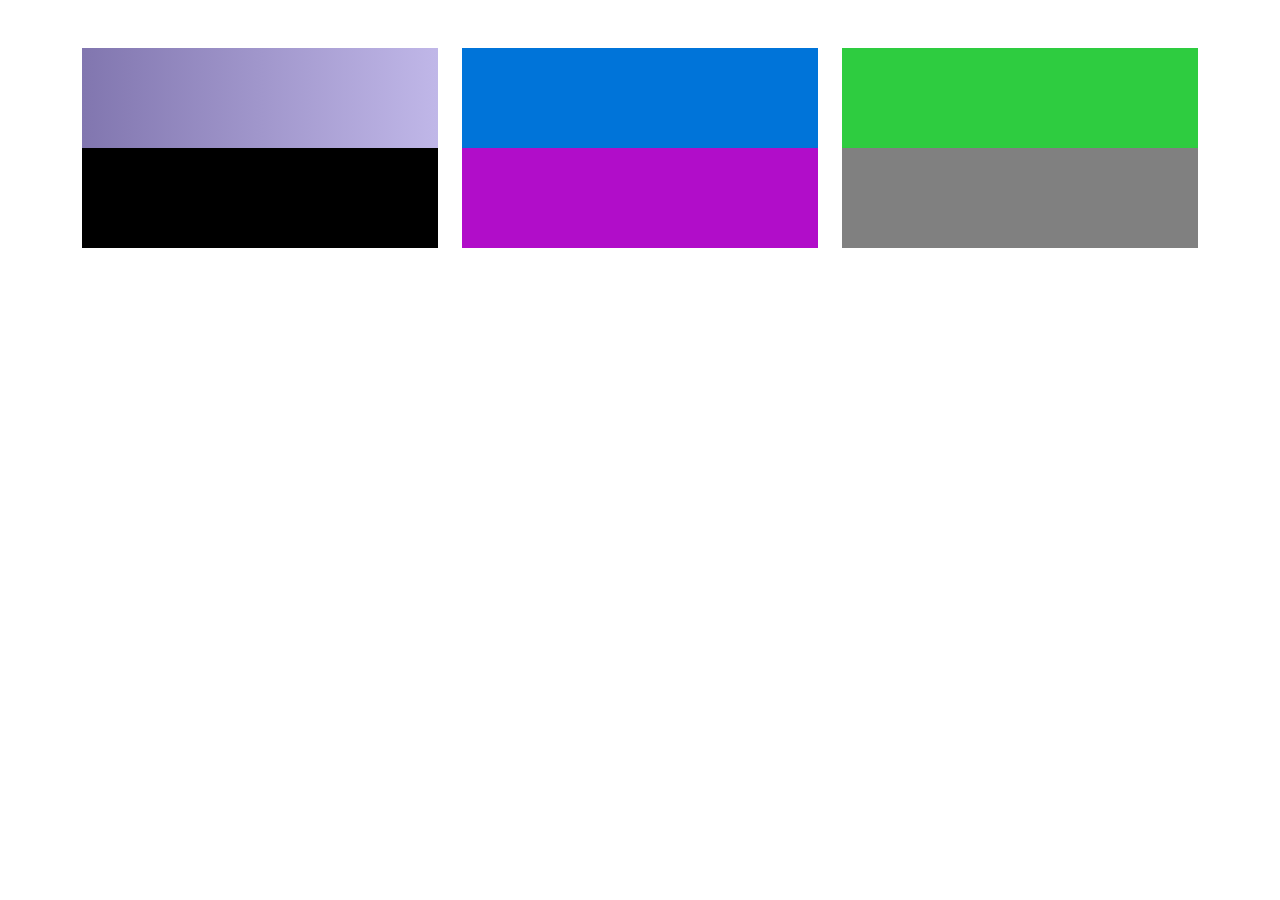
<file: Bootstrap-Grids/index.html>
<!DOCTYPE html>
<html lang="en">
    <head>
        <meta charset="UTF-8" />
        <meta name="viewport" content="width=device-width, initial-scale=1.0" />
        <title>Bootstrap Grid</title>
        <link
            href="https://cdn.jsdelivr.net/npm/bootstrap@5.3.3/dist/css/bootstrap.min.css"
            rel="stylesheet"
            integrity="sha384-QWTKZyjpPEjISv5WaRU9OFeRpok6YctnYmDr5pNlyT2bRjXh0JMhjY6hW+ALEwIH"
            crossorigin="anonymous"
        />
        <link rel="stylesheet" href="style.css" />
    </head>
    <body class="container-fluid">
        <div class="container mt-5">
            <div class="row">
                <div class="col-4">
                    <div class="block red"></div>
                    <div class="block yellow"></div>
                </div>
                <div class="col-4">
                    <div class="block blue"></div>
                    <div class="block purple"></div>
                </div>
                <div class="col-4">
                    <div class="block green"></div>
                    <div class="block teal"></div>
                </div>
            </div>
        </div>
    </body>
    <script
        src="https://cdn.jsdelivr.net/npm/bootstrap@5.3.3/dist/js/bootstrap.bundle.min.js"
        integrity="sha384-YvpcrYf0tY3lHB60NNkmXc5s9fDVZLESaAA55NDzOxhy9GkcIdslK1eN7N6jIeHz"
        crossorigin="anonymous"
    ></script>
</html>
</file>
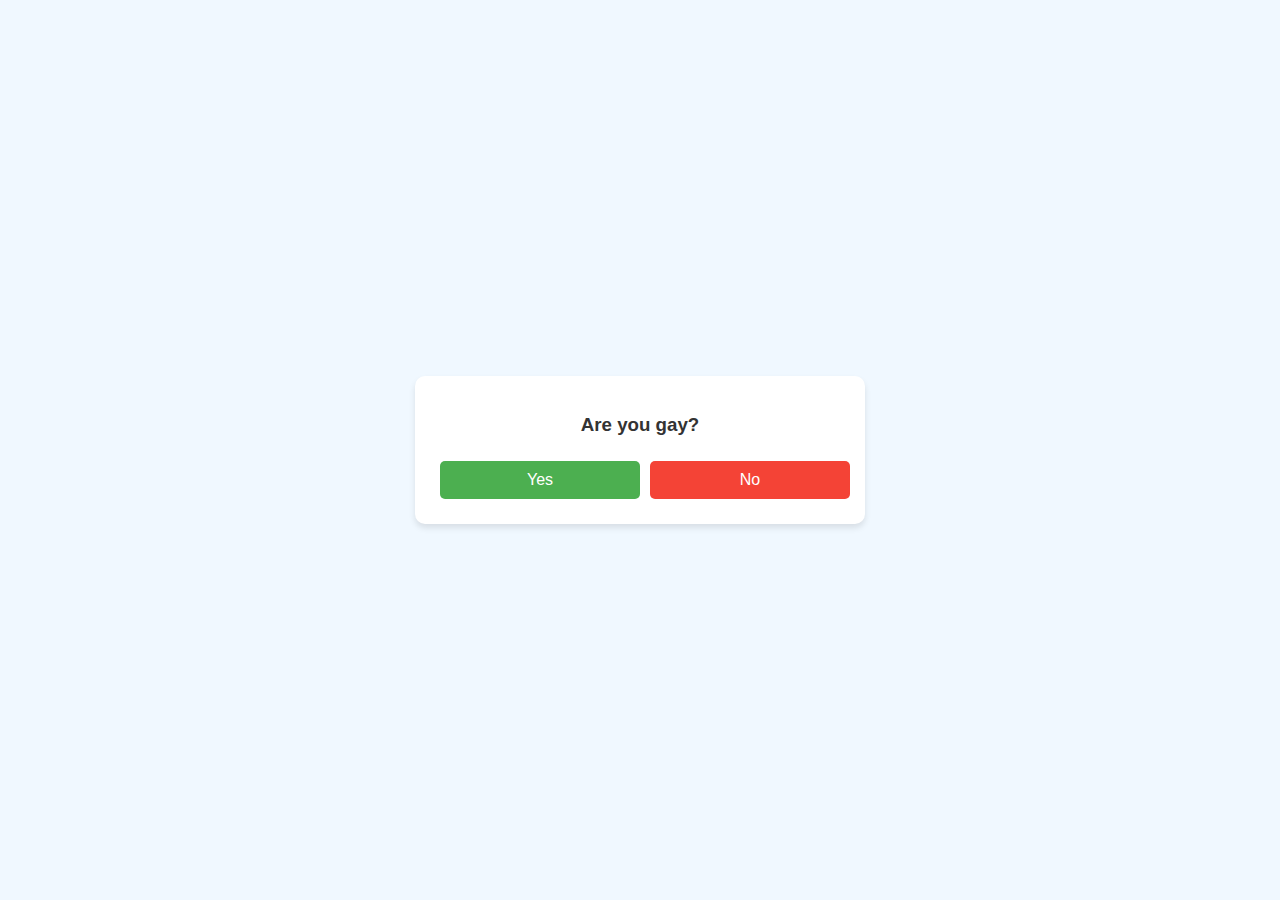
<file: dom/AreYouGay/index.html>
<!DOCTYPE html>
<html lang="en">
	<head>
		<meta charset="UTF-8" />
		<meta name="viewport" content="width=device-width, initial-scale=1.0" />
		<title>Document</title>
		<link rel="stylesheet" href="style.css" />
	</head>
	<body>
		<div class="card">
			<h3>Are you gay?</h3>
			<div class="buttons">
				<button id="Yes">Yes</button>
				<div>
					<button id="No">No</button>
				</div>
			</div>
		</div>
		<script src="script.js"></script>
	</body>
</html>
</file>
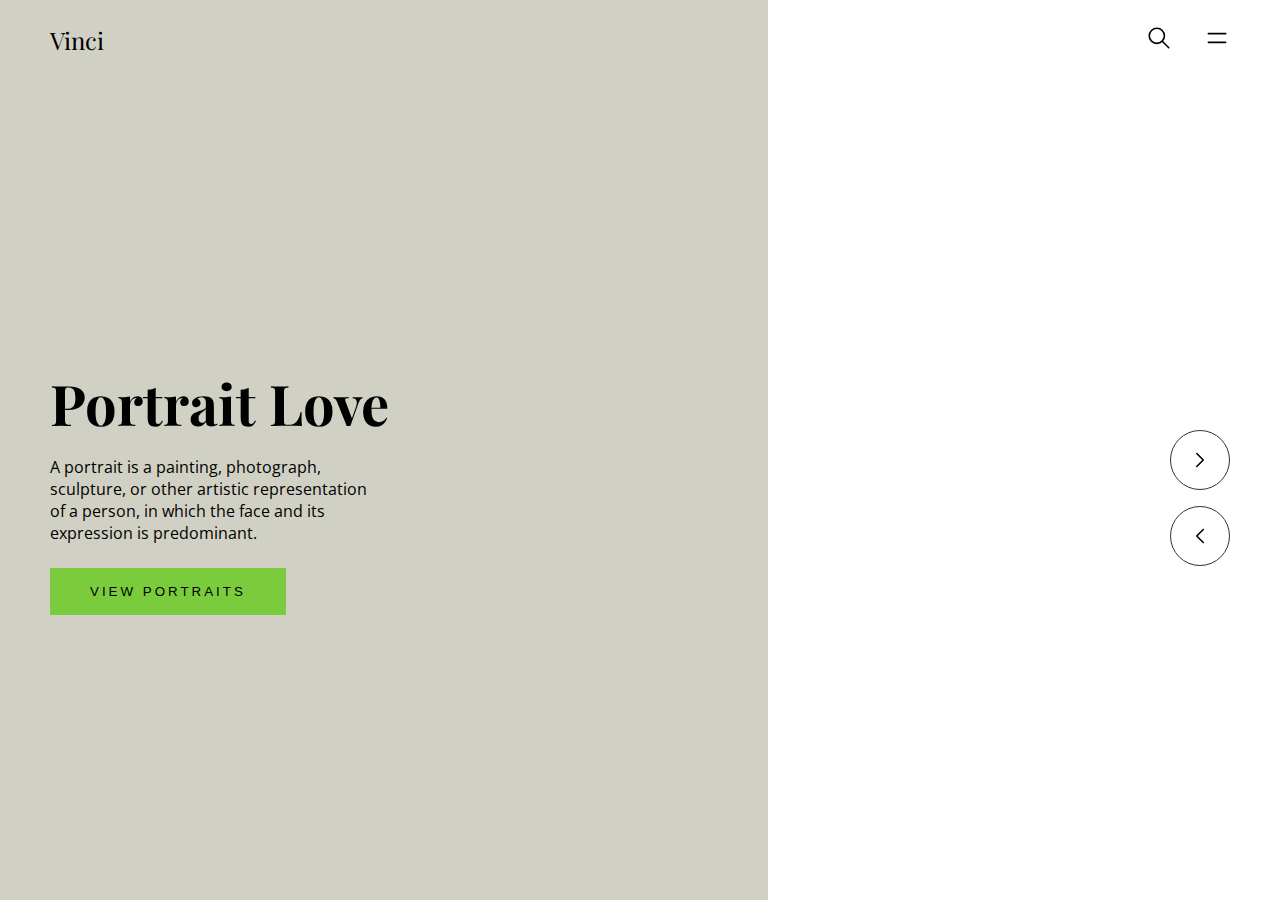
<file: dom/carroussel/index.html>
<!DOCTYPE html>
<html lang="en">
    <head>
        <meta charset="UTF-8" />
        <meta name="viewport" content="width=device-width, initial-scale=1.0" />
        <title>Document</title>
        <link rel="stylesheet" href="style.css" />
    </head>
    <body>
        <nav>
            <div class="logo heading">Vinci</div>
            <ul>
                <li>
                    <svg
                        xmlns="http://www.w3.org/2000/svg"
                        class="icon icon-search"
                        width="26"
                        height="26"
                        viewBox="0 0 24 24"
                        stroke-width="1.5"
                        stroke="currentColor"
                        fill="none"
                        stroke-linecap="round"
                        stroke-linejoin="round"
                    >
                        <path stroke="none" d="M0 0h24v24H0z" />
                        <circle cx="10" cy="10" r="7" />
                        <line x1="21" y1="21" x2="15" y2="15" />
                    </svg>
                </li>
                <li>
                    <svg
                        xmlns="http://www.w3.org/2000/svg"
                        class="icon icon-tabler icon-tabler-menu"
                        width="26"
                        height="26"
                        viewBox="0 0 24 24"
                        stroke-width="1.5"
                        stroke="currentColor"
                        fill="none"
                        stroke-linecap="round"
                        stroke-linejoin="round"
                    >
                        <path stroke="none" d="M0 0h24v24H0z" />
                        <line x1="4" y1="8" x2="20" y2="8" />
                        <line x1="4" y1="16" x2="20" y2="16" />
                    </svg>
                </li>
            </ul>
        </nav>
        <div class="absolute-wrapper">
            <div class="colored-backgrounds">
                <div></div>
                <div></div>
                <div></div>
                <div></div>
            </div>
        </div>
        <main>
            <div class="content">
                <div class="heading">
                    <h1>Portrait Love</h1>
                    <p>
                        A portrait is a painting, photograph,<br />
                        sculpture, or other artistic representation<br />
                        of a person, in which the face and its<br />
                        expression is predominant.
                    </p>
                    <button type="button">View Portraits</button>
                </div>
            </div>
            <div class="wrapper">
                <div class="images">
                    <div class="image"></div>
                    <div class="image"></div>
                    <div class="image"></div>
                    <div class="image"></div>
                </div>
            </div>
            <div class="navigation">
                <div class="right">
                    <svg
                        xmlns="http://www.w3.org/2000/svg"
                        class="icon icon-right"
                        width="26"
                        height="26"
                        viewBox="0 0 24 24"
                        stroke-width="1.5"
                        stroke="currentColor"
                        fill="none"
                        stroke-linecap="round"
                        stroke-linejoin="round"
                    >
                        <path stroke="none" d="M0 0h24v24H0z" />
                        <polyline points="9 6 15 12 9 18" />
                    </svg>
                </div>
                <div class="left">
                    <svg
                        xmlns="http://www.w3.org/2000/svg"
                        class="icon icon-left"
                        width="26"
                        height="26"
                        viewBox="0 0 24 24"
                        stroke-width="1.5"
                        stroke="currentColor"
                        fill="none"
                        stroke-linecap="round"
                        stroke-linejoin="round"
                    >
                        <path stroke="none" d="M0 0h24v24H0z" />
                        <polyline points="15 6 9 12 15 18" />
                    </svg>
                </div>
            </div>
        </main>
        <script src="script.js"></script>
    </body>
</html>
</file>
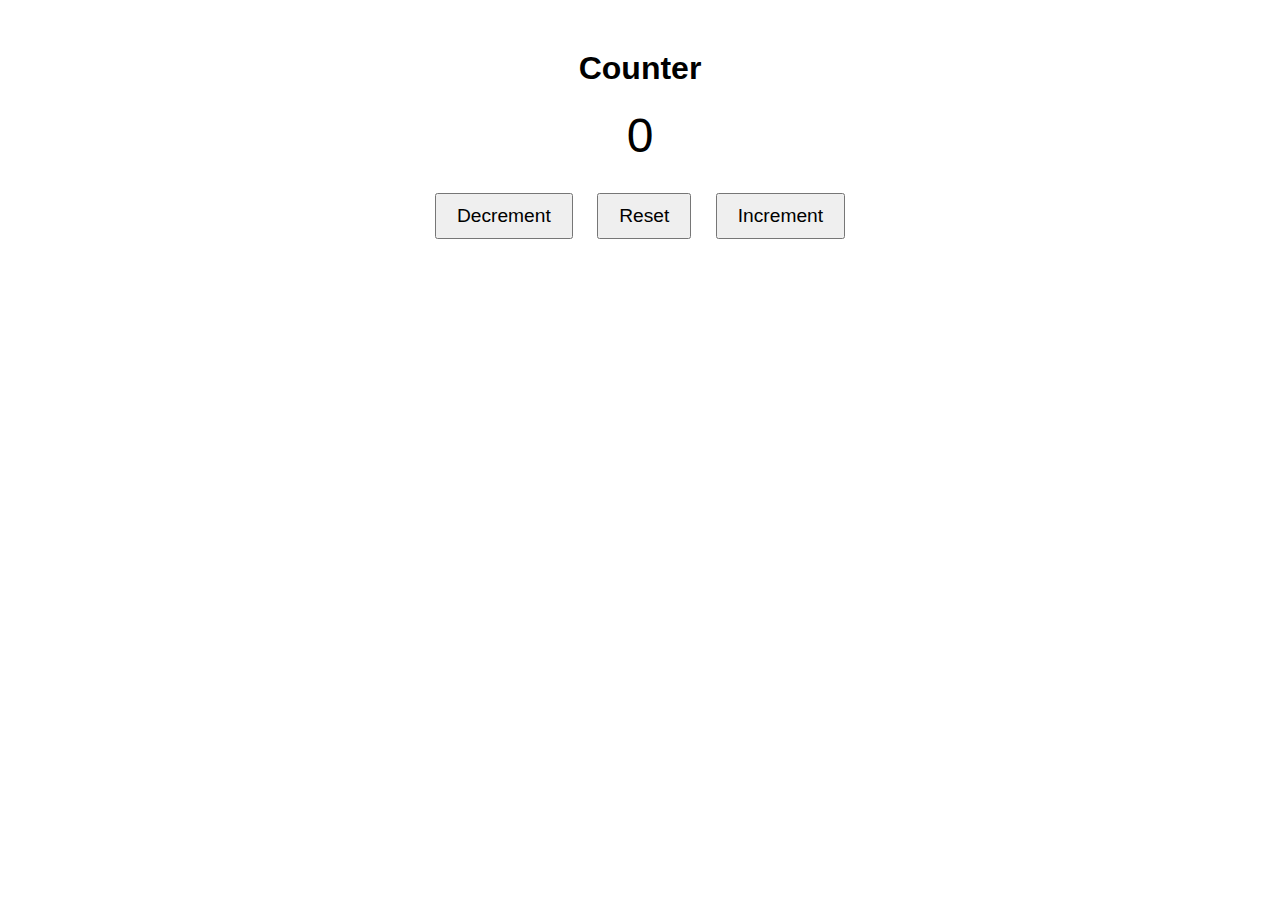
<file: dom/counter/index.html>
<!DOCTYPE html>
<html lang="en">
    <head>
        <meta charset="UTF-8" />
        <meta http-equiv="X-UA-Compatible" content="IE=edge" />
        <meta name="viewport" content="width=device-width, initial-scale=1.0" />
        <link rel="stylesheet" href="style.css" />
        <title>Counter</title>
    </head>
    <body>
        <h1>Counter</h1>
        <div id="counter" class="neutral">0</div>
        <button id="decrement">Decrement</button>
        <button id="reset">Reset</button>
        <button id="increment">Increment</button>
    </body>
    <script src="script.js"></script>
</html>
</file>
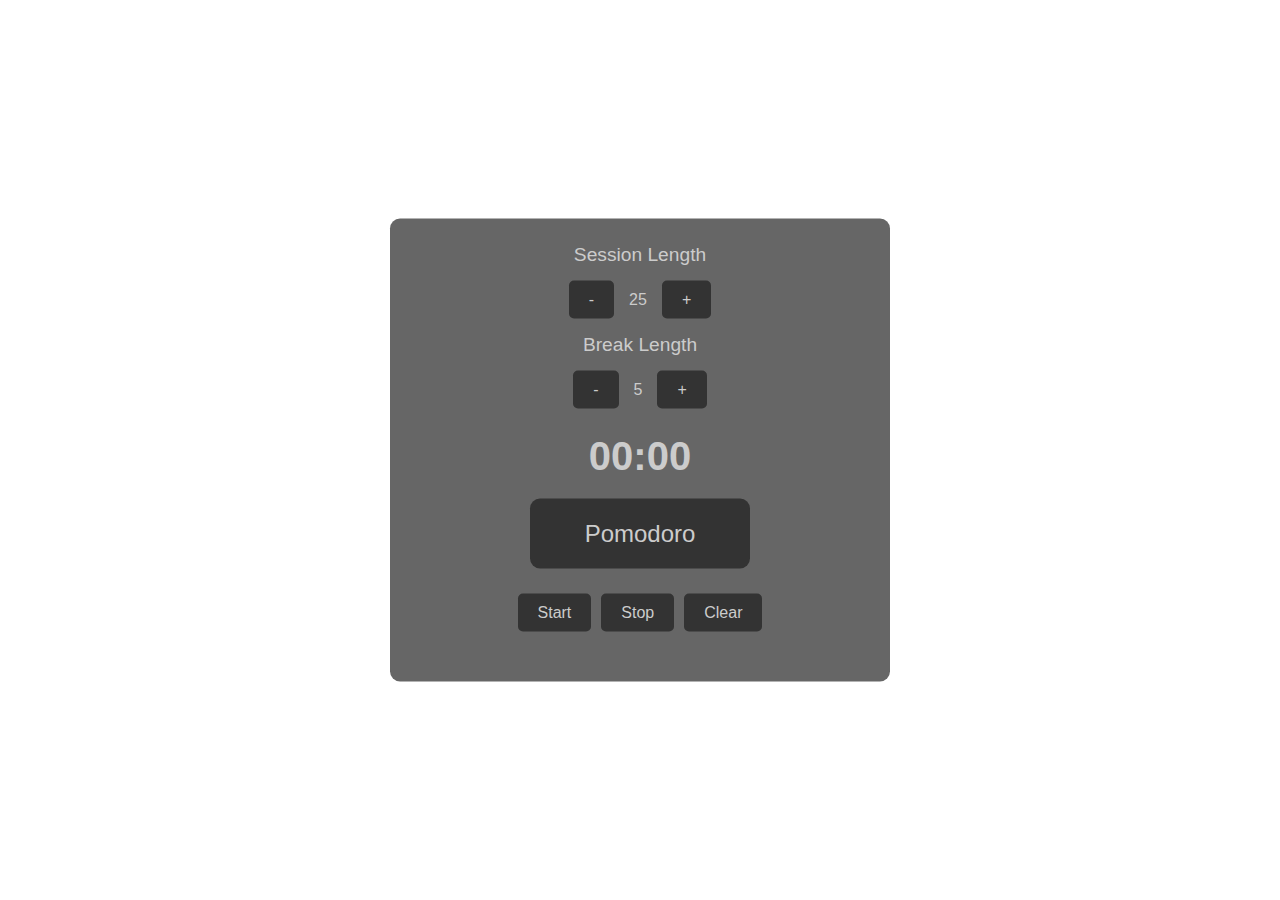
<file: dom/pomodoro/index.html>
<!DOCTYPE html>
<html lang="en">
    <head>
        <meta charset="UTF-8" />
        <meta name="viewport" content="width=device-width, initial-scale=1.0" />
        <title>Pomodoro Timer</title>
        <link rel="stylesheet" href="style.css" />
    </head>
    <body>
        <div class="pomodoro">
            <div>
                <p>Session Length</p>
                <div class="counter">
                    <button class="btn" id="sessDec">-</button>
                    <div id="session">25</div>
                    <button class="btn" id="sessInc">+</button>
                </div>
            </div>
            <div>
                <p>Break Length</p>
                <div class="counter">
                    <button class="btn" id="breakDec">-</button>
                    <div id="break">5</div>
                    <button class="btn" id="breakInc">+</button>
                </div>
            </div>
            <div class="timer" id="clock">00:00</div>
            <div id="stats">Pomodoro</div>
            <div class="control-buttons">
                <button class="btn" id="start">Start</button>
                <button class="btn" id="stop">Stop</button>
                <button class="btn" id="clear">Clear</button>
            </div>
        </div>
        <script src="script.js"></script>
    </body>
</html>
</file>
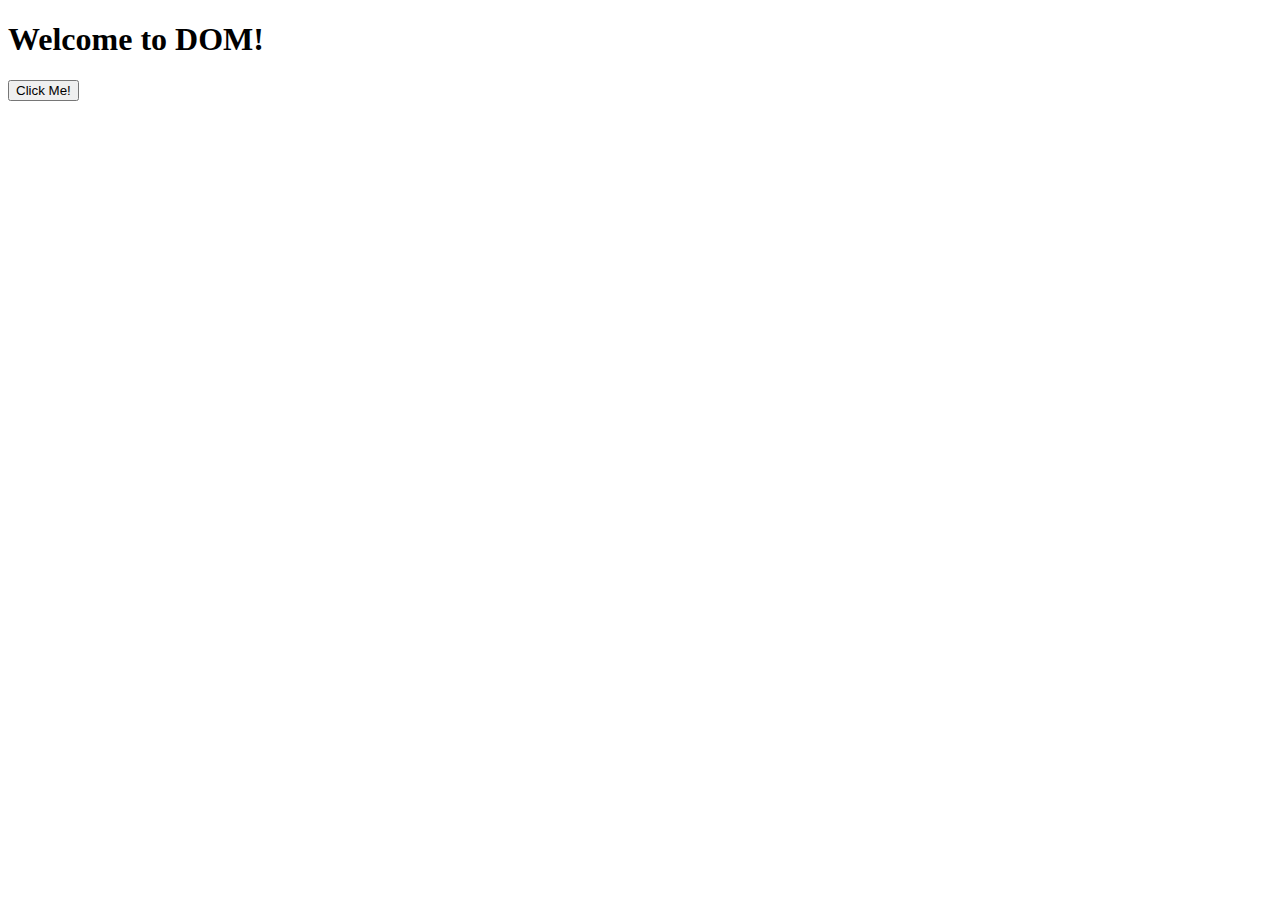
<file: dom/test/index.html>
<!DOCTYPE html>
<html lang="en">
    <head>
        <meta charset="UTF-8" />
        <meta name="viewport" content="width=device-width, initial-scale=1.0" />
        <title>Document</title>
    </head>
    <body>
        <h1 id="header">This is a header</h1>
    </body>
    <script src="script.js"></script>
</html>
</file>
<file: Bootstrap-Grids/style.css>
.block {
    width: 100%;
    height: 100px;
}

.blue {
    background-color: #0074d9;
}
.yellow {
    background-color: black;
}
.red {
    background-color: #ff4136;
}
.green {
    background-color: #2ecc40;
}
.purple {
    background-color: #b10dc9;
}
.teal {
    background-color: gray;
}
.red {
    background: linear-gradient(90deg, #8176af 0%, #c0b7e8 100%);
}
</file>
<file: dom/AreYouGay/style.css>
body {
	font-family: Arial, sans-serif;
	display: flex;
	justify-content: center;
	align-items: center;
	height: 100vh;
	margin: 0;
	background-color: #f0f8ff;
	overflow: hidden;
}

.card {
	text-align: center;
	background-color: #fff;
	padding: 20px;
	border-radius: 10px;
	box-shadow: 0 4px 6px rgba(0, 0, 0, 0.1);
}

h3 {
	margin-bottom: 20px;
	color: #333;
}
.buttons {
	display: flex;
}
.buttons > * {
	flex: 1;
	width: 200px;
	flex-shrink: 0;
}

button {
	width: 200px;

	font-size: 16px;
	padding: 10px 20px;
	margin: 5px;
	border: none;
	border-radius: 5px;
	cursor: pointer;
	transition: transform 0.2s ease, background-color 0.3s ease;
}

button#Yes {
	background-color: #4caf50;
	color: white;
}

button#Yes:hover {
	background-color: #45a049;
	transform: scale(1.1);
}

button#No {
	background-color: #f44336;
	color: white;
}

button#No:hover {
	background-color: #e53935;
	transform: scale(1.1);
}
</file>
<file: dom/carroussel/style.css>
@import url("https://fonts.googleapis.com/css2?family=Open+Sans&family=Playfair+Display:wght@600&display=swap");
* {
    margin: 0;
    padding: 0;
    -webkit-box-sizing: border-box;
    box-sizing: border-box;
    -webkit-font-smoothing: antialiased;
    -webkit-tap-highlight-color: rgba(0, 0, 0, 0);
}

body {
    font-family: "Open Sans", sans-serif;
}

nav {
    height: 5rem;
    display: -webkit-box;
    display: -ms-flexbox;
    display: flex;
    padding: 0 3.125rem;
    -webkit-box-pack: justify;
    -ms-flex-pack: justify;
    justify-content: space-between;
    -webkit-box-align: center;
    -ms-flex-align: center;
    align-items: center;
}

nav .logo {
    font-size: 1.5rem;
}

nav ul {
    list-style: none;
    display: -webkit-box;
    display: -ms-flexbox;
    display: flex;
}

nav ul li + li {
    margin-left: 2rem;
}

.heading {
    font-family: "Playfair Display", serif;
}

main {
    display: -webkit-box;
    display: -ms-flexbox;
    display: flex;
    -webkit-box-pack: justify;
    -ms-flex-pack: justify;
    justify-content: space-between;
    height: calc(100vh - 5rem);
    -webkit-box-align: center;
    -ms-flex-align: center;
    align-items: center;
    padding: 0 3.125rem;
}

.wrapper {
    overflow: hidden;
}

.absolute-wrapper {
    position: absolute;
    overflow: hidden;
    height: 100vh;
    width: 60%;
    top: 0;
    left: 0;
    z-index: -1;
}

.colored-backgrounds {
    position: absolute;
    height: inherit;
    width: 100%;
    display: -webkit-box;
    display: -ms-flexbox;
    display: flex;
}

.colored-backgrounds div {
    width: 100%;
    height: 100%;
    -webkit-box-flex: 1;
    -ms-flex-positive: 1;
    flex-grow: 1;
    -ms-flex-negative: 0;
    flex-shrink: 0;
}

.colored-backgrounds div:nth-child(1) {
    background-color: #d1d0c4;
}

.colored-backgrounds div:nth-child(2) {
    background-color: #adc1a8;
}

.colored-backgrounds div:nth-child(3) {
    background-color: #d3d8d6;
}

.colored-backgrounds div:nth-child(4) {
    background-color: #d3ae99;
}

.content h1 {
    margin-bottom: 1rem;
    font-size: 3.5rem;
}

.content p {
    margin-bottom: 1.5rem;
    font-family: open sans;
}

.content button {
    border: none;
    background-color: #7bcc3c;
    text-transform: uppercase;
    letter-spacing: 3px;
    padding: 1rem 2.5rem;
    cursor: pointer;
}

.content button:active {
    -webkit-transform: scale(0.96);
    transform: scale(0.96);
}

.images {
    width: 350px;
    height: 500px;
    display: -webkit-box;
    display: -ms-flexbox;
    display: flex;
}

.images .image {
    height: 100%;
    width: 100%;
    -webkit-box-flex: 1;
    -ms-flex-positive: 1;
    flex-grow: 1;
    -ms-flex-negative: 0;
    flex-shrink: 0;
}

.image:nth-child(1) {
    background: url("https://vikram-hegde.github.io/ui-animation/images/image1.png") no-repeat 50%
        50% / cover;
}

.image:nth-child(2) {
    background: url("https://vikram-hegde.github.io/ui-animation/images/image2.png") no-repeat 50%
        50% / cover;
}

.image:nth-child(3) {
    background: url("https://vikram-hegde.github.io/ui-animation/images/image3.png") no-repeat 50%
        50% / cover;
}

.image:nth-child(4) {
    background: url("https://vikram-hegde.github.io/ui-animation/images/image4.png") no-repeat 50%
        50% / cover;
}

.navigation .right,
.navigation .left {
    height: 60px;
    width: 60px;
    border: 1px solid #333;
    border-radius: 50%;
    display: -webkit-box;
    display: -ms-flexbox;
    display: flex;
    -webkit-box-pack: center;
    -ms-flex-pack: center;
    justify-content: center;
    -webkit-box-align: center;
    -ms-flex-align: center;
    align-items: center;
    margin-top: 1rem;
    cursor: pointer;
}

.navigation .right:hover,
.navigation .left:hover {
    background-color: #333;
    color: white;
}

.navigation .right:active,
.navigation .left:active {
    -webkit-transform: scale(0.96);
    transform: scale(0.96);
}

.images,
.colored-backgrounds {
    -webkit-transition: -webkit-transform 0.35s cubic-bezier(0.39, 0.575, 0.565, 1);
    transition: -webkit-transform 0.35s cubic-bezier(0.39, 0.575, 0.565, 1);
    transition: transform 0.35s cubic-bezier(0.39, 0.575, 0.565, 1);
    transition: transform 0.35s cubic-bezier(0.39, 0.575, 0.565, 1),
        -webkit-transform 0.35s cubic-bezier(0.39, 0.575, 0.565, 1);
}

.colored-backgrounds {
    -webkit-transition-delay: 150ms;
    transition-delay: 150ms;
}
</file>
<file: dom/counter/style.css>
body {
    font-family: Arial, sans-serif;
    text-align: center;
    margin-top: 50px;
}
#counter {
    font-size: 3em;
    margin: 20px;
}
.neutral {
    color: black;
}
.positive {
    color: green;
}
.negative {
    color: red;
}
button {
    font-size: 1.2em;
    padding: 10px 20px;
    margin: 10px;
    cursor: pointer;
    /* transition: transform 300ms; */
}

.fade-in {
    opacity: 1;
    transform: translate(0px);
}
</file>
<file: dom/pomodoro/style.css>
body {
    background: url("https://static.pexels.com/photos/6663/desk-white-black-header.jpg") no-repeat
        center center fixed;
    background-size: cover;
    font-family: Arial, sans-serif;
    color: #cccccc;
    text-align: center;
    margin: 0;
    padding: 0;
}

.pomodoro {
    position: absolute;
    top: 50%;
    left: 50%;
    transform: translate(-50%, -50%);
    width: 500px;
    padding: 15px 0 25px;
    background: rgba(0, 0, 0, 0.6);
    border-radius: 10px;
}

p {
    margin: 10px 0;
    font-size: 1.2em;
}

.counter {
    display: flex;
    justify-content: center;
    align-items: center;
    margin: 10px 0;
}

.counter div {
    margin: 0 10px;
}

.timer {
    margin: 20px 0;
    font-size: 2.5em;
    font-weight: bold;
}

#stats {
    background-color: #333333;
    width: 220px;
    height: 70px;
    border-radius: 10px;
    color: #cccccc;
    font-size: 1.5em;
    display: flex;
    justify-content: center;
    align-items: center;
    margin: 20px auto;
}

.btn {
    background-color: #333333;
    color: #cccccc;
    font-size: 1em;
    padding: 10px 20px;
    margin: 5px;
    border: none;
    border-radius: 5px;
    cursor: pointer;
    transition: background-color 0.3s;
}

.btn:hover {
    background-color: #555555;
}

.control-buttons {
    display: flex;
    justify-content: center;
    margin: 20px 0;
}
</file>
